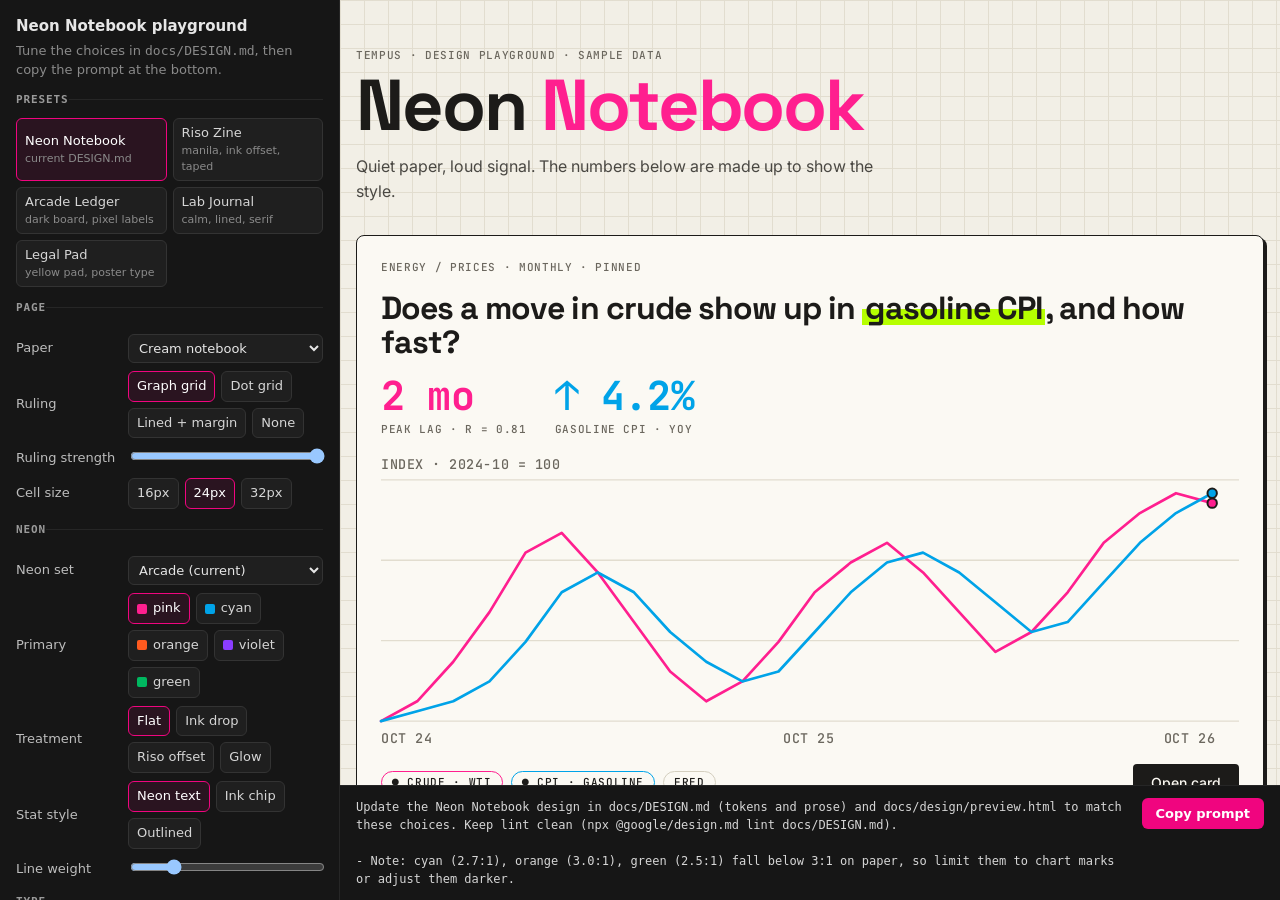
<file: docs/design/playground.html>
<!doctype html>
<html lang="en">
<head>
<meta charset="utf-8">
<meta name="viewport" content="width=device-width, initial-scale=1">
<title>Neon Notebook playground</title>
<!-- Fonts are optional: every stack falls back to system fonts if this fails to load. -->
<link rel="preconnect" href="https://fonts.googleapis.com">
<link rel="preconnect" href="https://fonts.gstatic.com" crossorigin>
<link href="https://fonts.googleapis.com/css2?family=Archivo+Black&family=Bricolage+Grotesque:opsz,wght@12..96,700;12..96,800&family=DM+Mono:wght@500&family=DM+Sans:wght@400;500&family=Fraunces:opsz,wght@9..144,800&family=IBM+Plex+Mono:wght@500;700&family=IBM+Plex+Sans:wght@400;500&family=Inter:wght@400;500&family=JetBrains+Mono:wght@500;700&family=Rubik:wght@800&family=Space+Grotesk:wght@700&family=Space+Mono:wght@400;700&family=Syne:wght@800&family=VT323&family=Work+Sans:wght@400;500&display=swap" rel="stylesheet">
<style>
  :root { color-scheme: dark; }
  * { box-sizing: border-box; }
  html, body { margin: 0; height: 100%; }
  body { background: #121212; color: #e6e6e6; font: 13px/1.45 system-ui, -apple-system, sans-serif;
         display: grid; grid-template-columns: 340px 1fr; }
  /* ---------- controls ---------- */
  aside { border-right: 1px solid #262626; overflow-y: auto; padding: 16px 16px 40px; background: #161616; }
  aside h1 { font-size: 15px; margin: 0 0 4px; }
  aside .sub { color: #8a8a8a; margin: 0 0 14px; }
  fieldset { border: 0; border-top: 1px solid #262626; margin: 0; padding: 12px 0 6px; }
  legend { font: 600 11px ui-monospace, monospace; letter-spacing: .08em; text-transform: uppercase; color: #9a9a9a; padding: 0; }
  .row { display: grid; grid-template-columns: 104px 1fr; align-items: center; gap: 8px; margin: 8px 0; }
  .row label { color: #bdbdbd; }
  select, input[type=range] { width: 100%; }
  select { background: #1f1f1f; color: #e6e6e6; border: 1px solid #333; border-radius: 6px; padding: 5px 6px; font: inherit; }
  .val { font: 11px ui-monospace, monospace; color: #8a8a8a; margin-left: 6px; }
  .opts { display: flex; flex-wrap: wrap; gap: 6px; }
  .opt { background: #1f1f1f; border: 1px solid #333; color: #d6d6d6; border-radius: 6px; padding: 5px 8px; cursor: pointer; font: inherit; }
  .opt:hover { border-color: #555; }
  .opt[aria-pressed=true] { border-color: #f0057f; color: #fff; background: #2a1420; }
  .presets { display: grid; grid-template-columns: 1fr 1fr; gap: 6px; margin-bottom: 8px; }
  .presets .opt { text-align: left; }
  .presets .opt small { display: block; color: #8a8a8a; font-size: 11px; }
  .swatch-opt { display: inline-flex; gap: 2px; vertical-align: middle; margin-right: 6px; }
  .swatch-opt i { width: 10px; height: 10px; border-radius: 2px; display: inline-block; }
  /* ---------- right side ---------- */
  .right { display: grid; grid-template-rows: 1fr auto; min-height: 0; }
  #stage { overflow: auto; min-height: 0; transition: background-color .2s; }
  .prompt-box { border-top: 1px solid #262626; background: #161616; padding: 12px 16px; display: grid; grid-template-columns: 1fr auto; gap: 12px; align-items: start; }
  #prompt { font: 12px/1.5 ui-monospace, monospace; color: #d6d6d6; white-space: pre-wrap; max-height: 150px; overflow: auto; margin: 0; }
  #copy { background: #f0057f; color: #fff; border: 0; border-radius: 6px; padding: 8px 14px; font: 600 13px system-ui; cursor: pointer; min-width: 110px; }
  /* ---------- preview (driven by CSS variables set from state) ---------- */
  .pv { color: var(--ink); font-family: var(--body); font-size: 16px; line-height: 1.55; padding: 48px 16px 64px; min-height: 100%; }
  .pv main { max-width: var(--width); margin: 0 auto; display: grid; gap: 32px; }
  .pv .feed { display: grid; grid-template-columns: repeat(var(--cols), minmax(0, 1fr)); gap: 32px; align-items: start; }
  .pv .label { font: 500 11px/1.4 var(--mono); letter-spacing: .06em; text-transform: uppercase; color: var(--pencil); font-feature-settings: "calt" 0, "liga" 0; }
  .pv .mono-pixel .label { font-size: 15px; letter-spacing: .04em; }
  .pv header h1 { font-family: var(--display); font-weight: var(--display-w); font-size: clamp(44px, 7vw, 72px); line-height: .95; letter-spacing: var(--display-track); margin: 8px 0 14px; }
  .pv header p { color: var(--graphite); max-width: 54ch; margin: 0; }
  .pv .card { position: relative; background: var(--paper); border: 1px solid var(--hairline); border-radius: var(--radius); padding: 24px; display: grid; gap: 16px; }
  .pv .card h2 { font-family: var(--display); font-weight: var(--display-w); font-size: 32px; line-height: 1.06; letter-spacing: var(--display-track); margin: 0; }
  .pv .stats { display: flex; gap: 28px; flex-wrap: wrap; align-items: flex-end; }
  .pv .stat b { display: inline-block; font: 700 40px/1 var(--mono); letter-spacing: -.02em; margin-bottom: 6px; }
  .pv .stat .label { display: block; }
  .pv .notes { font-size: 14px; color: var(--graphite); margin: 0; }
  .pv .foot { display: flex; gap: 8px; flex-wrap: wrap; align-items: center; }
  .pv .chip { font: 500 11px/1 var(--mono); letter-spacing: .06em; text-transform: uppercase; border: 1px solid var(--hairline); border-radius: 9999px; padding: 5px 10px; background: var(--paper); color: var(--ink); }
  .pv .btn { font: 500 14px var(--body); background: var(--ink); color: var(--paper); border: 0; border-radius: 4px; padding: 10px 18px; margin-left: auto; cursor: pointer; }
  .pv .btn:hover { background: var(--s4); color: #fff; }
  .pv svg { width: 100%; height: auto; display: block; overflow: visible; }
  .pv svg text { font: 500 10px var(--mono); fill: var(--pencil); letter-spacing: .04em; }
  .pv .tape { position: absolute; top: -11px; left: 50%; width: 92px; height: 22px; transform: translateX(-50%) rotate(-2.5deg);
              background: color-mix(in srgb, var(--mark) 55%, transparent); border-left: 1px dashed rgba(0,0,0,.08); border-right: 1px dashed rgba(0,0,0,.08); }
  .pv .palette { display: grid; grid-template-columns: repeat(auto-fill, minmax(104px, 1fr)); gap: 8px; }
  .pv .sw { border: 1px solid var(--hairline); border-radius: 8px; overflow: hidden; background: var(--paper); }
  .pv .sw i { display: block; height: 40px; }
  .pv .sw span { display: block; padding: 6px 8px; }
  .pv .sw .ok { color: var(--ink); } .pv .sw .bad { text-decoration: line-through; }
  @media (max-width: 860px) { body { grid-template-columns: 1fr; } aside { border-right: 0; border-bottom: 1px solid #262626; max-height: 45vh; } }
</style>
</head>
<body>
<aside>
  <h1>Neon Notebook playground</h1>
  <p class="sub">Tune the choices in <code>docs/DESIGN.md</code>, then copy the prompt at the bottom.</p>

  <fieldset><legend>Presets</legend><div class="presets" id="presets"></div></fieldset>

  <fieldset><legend>Page</legend>
    <div class="row"><label>Paper</label><select id="canvas"></select></div>
    <div class="row"><label>Ruling</label><div class="opts" data-key="ruling"></div></div>
    <div class="row"><label>Ruling strength</label><div><input type="range" id="rulingStrength" min="0" max="100" step="5"></div></div>
    <div class="row"><label>Cell size</label><div class="opts" data-key="cell"></div></div>
  </fieldset>

  <fieldset><legend>Neon</legend>
    <div class="row"><label>Neon set</label><select id="neon"></select></div>
    <div class="row"><label>Primary</label><div class="opts" data-key="primary"></div></div>
    <div class="row"><label>Treatment</label><div class="opts" data-key="treatment"></div></div>
    <div class="row"><label>Stat style</label><div class="opts" data-key="statStyle"></div></div>
    <div class="row"><label>Line weight</label><div><input type="range" id="lineWidth" min="1.5" max="4" step="0.5"></div></div>
  </fieldset>

  <fieldset><legend>Type</legend>
    <div class="row"><label>Display</label><select id="display"></select></div>
    <div class="row"><label>Mono / labels</label><select id="mono"></select></div>
    <div class="row"><label>Body</label><select id="body"></select></div>
  </fieldset>

  <fieldset><legend>Highlighter</legend>
    <div class="row"><label>Style</label><div class="opts" data-key="markStyle"></div></div>
    <div class="row"><label>Color</label><div class="opts" data-key="markColor"></div></div>
  </fieldset>

  <fieldset><legend>Cards & layout</legend>
    <div class="row"><label>Elevation</label><div class="opts" data-key="elevation"></div></div>
    <div class="row"><label>Corner radius</label><div><input type="range" id="radius" min="0" max="24" step="2"></div></div>
    <div class="row"><label>Feed width</label><div><input type="range" id="width" min="560" max="1200" step="40"></div></div>
    <div class="row"><label>Columns</label><div class="opts" data-key="cols"></div></div>
  </fieldset>
</aside>

<div class="right">
  <div id="stage"><div class="pv" id="pv"></div></div>
  <div class="prompt-box"><pre id="prompt"></pre><button id="copy">Copy prompt</button></div>
</div>

<script>
// ---------- option catalogs ----------
const CANVASES = {
  cream:     { name: 'Cream notebook', canvas: '#f2efe6', paper: '#fbf9f3', grid: '#e2ddcf', hairline: '#d4cfbf', ink: '#1c1b19', graphite: '#4a4843', pencil: '#6b675e' },
  manila:    { name: 'Manila folder',  canvas: '#e9dfc7', paper: '#f6f0e1', grid: '#d7cbb0', hairline: '#cbbd9c', ink: '#22201b', graphite: '#4d473c', pencil: '#665e4d' },
  newsprint: { name: 'Newsprint grey', canvas: '#e7e6e1', paper: '#f7f7f4', grid: '#d6d5ce', hairline: '#c9c8c0', ink: '#1a1a19', graphite: '#474744', pencil: '#63625c' },
  legal:     { name: 'Legal pad',      canvas: '#f6efc6', paper: '#fdf8df', grid: '#bcd3e0', hairline: '#d8cf9f', ink: '#1d1c18', graphite: '#4b4836', pencil: '#625d48' },
  chalk:     { name: 'Chalkboard (dark)', canvas: '#1d1f1c', paper: '#262824', grid: '#30332e', hairline: '#3f423b', ink: '#f1eee4', graphite: '#c4c0b4', pencil: '#a29e92' },
};
const NEONS = {
  highlighter: { name: 'Highlighter', s: ['#f0057f', '#0091d4', '#f04a00', '#6a2cff', '#00a050'], marks: { lime: '#c6ff1a', yellow: '#ffe600', pink: '#ffc2e0' } },
  arcade:      { name: 'Arcade (current)',       s: ['#ff1f8f', '#00a3e8', '#ff5a1f', '#8b3dff', '#00b860'], marks: { lime: '#b6ff00', yellow: '#fff200', pink: '#ffb3dc' } },
  riso:        { name: 'Risograph inks',        s: ['#ff48b0', '#0078bf', '#ff6c2f', '#765ba7', '#00a95c'], marks: { lime: '#d2f53c', yellow: '#ffe800', pink: '#ffc4e4' } },
  synthwave:   { name: 'Synthwave',             s: ['#e4007c', '#008fb3', '#ff7a00', '#9b00e8', '#00a88a'], marks: { lime: '#ccff00', yellow: '#ffd600', pink: '#ffc0f0' } },
  deep:        { name: 'Deep neon (max contrast)', s: ['#c8006a', '#0072b0', '#c73e00', '#5a1fe0', '#008043'], marks: { lime: '#d4ff4d', yellow: '#ffeb3b', pink: '#ffd0e6' } },
};
const NEON_NAMES = ['pink', 'cyan', 'orange', 'violet', 'green'];
const DISPLAY = {
  'Bricolage Grotesque': { w: 800, track: '-0.03em', note: 'chunky, slightly retro grotesque' },
  'Space Grotesk':       { w: 700, track: '-0.03em', note: 'techy grotesque with quirky details' },
  'Syne':                { w: 800, track: '-0.02em', note: 'wide, art-school display' },
  'Fraunces':            { w: 800, track: '-0.02em', note: 'soft, old-style retro serif' },
  'Archivo Black':       { w: 400, track: '-0.02em', note: 'heavy poster grotesque' },
  'Rubik':               { w: 800, track: '-0.02em', note: 'rounded, friendly, arcade-ish' },
};
const MONO = {
  'JetBrains Mono': 'clean developer mono', 'IBM Plex Mono': 'technical, typewriter-adjacent',
  'Space Mono': 'retro geometric mono', 'DM Mono': 'soft, low-contrast mono', 'VT323': 'pixel terminal font',
};
const BODY = { 'Inter': 'neutral workhorse', 'IBM Plex Sans': 'technical, slightly warm', 'DM Sans': 'soft geometric', 'Work Sans': 'friendly grotesque' };

const CHOICES = {
  ruling:    { grid: 'Graph grid', dots: 'Dot grid', lined: 'Lined + margin', none: 'None' },
  cell:      { 16: '16px', 24: '24px', 32: '32px' },
  primary:   { 0: 'pink', 1: 'cyan', 2: 'orange', 3: 'violet', 4: 'green' },
  treatment: { flat: 'Flat', drop: 'Ink drop', misreg: 'Riso offset', glow: 'Glow' },
  statStyle: { text: 'Neon text', chip: 'Ink chip', outline: 'Outlined' },
  markStyle: { block: 'Block', half: 'Lower half', underline: 'Underline', none: 'None' },
  markColor: { lime: 'Lime', yellow: 'Yellow', pink: 'Pink tint' },
  elevation: { flat: 'Flat', pinned: 'Sticker (pinned)', sticker: 'Sticker (all)', tape: 'Taped' },
  cols:      { 1: 'One', 2: 'Two' },
};

const DEFAULTS = {
  canvas: 'cream', ruling: 'grid', rulingStrength: 100, cell: '24',
  neon: 'arcade', primary: '0', treatment: 'flat', statStyle: 'text', lineWidth: 2,
  display: 'Space Grotesk', mono: 'JetBrains Mono', body: 'Inter',
  markStyle: 'half', markColor: 'lime', elevation: 'sticker', radius: 8, width: 960, cols: '1',
};
const PRESETS = {
  'Neon Notebook': { note: 'current DESIGN.md', v: {} },
  'Riso Zine':     { note: 'manila, ink offset, taped', v: { canvas: 'manila', ruling: 'dots', neon: 'riso', treatment: 'misreg', display: 'Space Grotesk', mono: 'Space Mono', markStyle: 'half', markColor: 'yellow', elevation: 'tape', radius: 4 } },
  'Arcade Ledger': { note: 'dark board, pixel labels', v: { canvas: 'chalk', ruling: 'grid', rulingStrength: 70, cell: '16', neon: 'arcade', treatment: 'glow', statStyle: 'text', display: 'Rubik', mono: 'VT323', markStyle: 'underline', elevation: 'sticker', radius: 0, lineWidth: 3 } },
  'Lab Journal':   { note: 'calm, lined, serif', v: { canvas: 'newsprint', ruling: 'lined', rulingStrength: 70, neon: 'deep', display: 'Fraunces', mono: 'IBM Plex Mono', body: 'IBM Plex Sans', markColor: 'yellow', elevation: 'flat', radius: 10, lineWidth: 2 } },
  'Legal Pad':     { note: 'yellow pad, poster type', v: { canvas: 'legal', ruling: 'lined', neon: 'synthwave', primary: '3', treatment: 'drop', statStyle: 'chip', display: 'Archivo Black', mono: 'DM Mono', body: 'DM Sans', markStyle: 'half', elevation: 'pinned', radius: 6, cols: '2', width: 1040 } },
};

let state = { ...DEFAULTS };

// ---------- helpers ----------
const $ = (id) => document.getElementById(id);
function lum(hex) {
  const c = [1, 3, 5].map(i => parseInt(hex.slice(i, i + 2), 16) / 255)
    .map(x => x <= 0.03928 ? x / 12.92 : ((x + 0.055) / 1.055) ** 2.4);
  return 0.2126 * c[0] + 0.7152 * c[1] + 0.0722 * c[2];
}
function contrast(a, b) { const [x, y] = [lum(a), lum(b)].sort((p, q) => q - p); return (x + 0.05) / (y + 0.05); }
function series() {
  // Primary first, the rest keep their catalog order.
  const s = NEONS[state.neon].s, p = +state.primary;
  return [s[p], ...s.filter((_, i) => i !== p)];
}
function seriesNames() { const p = +state.primary; return [NEON_NAMES[p], ...NEON_NAMES.filter((_, i) => i !== p)]; }

// ---------- build controls ----------
function buildControls() {
  const fill = (id, entries) => { $(id).innerHTML = entries.map(([v, t]) => `<option value="${v}">${t}</option>`).join(''); };
  fill('canvas', Object.entries(CANVASES).map(([k, c]) => [k, c.name]));
  fill('neon', Object.entries(NEONS).map(([k, n]) => [k, n.name]));
  fill('display', Object.entries(DISPLAY).map(([k, d]) => [k, `${k} — ${d.note}`]));
  fill('mono', Object.entries(MONO).map(([k, d]) => [k, `${k} — ${d}`]));
  fill('body', Object.entries(BODY).map(([k, d]) => [k, `${k} — ${d}`]));
  ['canvas', 'neon', 'display', 'mono', 'body'].forEach(id => $(id).addEventListener('change', e => set(id, e.target.value)));
  ['rulingStrength', 'lineWidth', 'radius', 'width'].forEach(id => $(id).addEventListener('input', e => set(id, +e.target.value)));
  document.querySelectorAll('.opts[data-key]').forEach(box => {
    const key = box.dataset.key;
    box.innerHTML = Object.entries(CHOICES[key]).map(([v, t]) => `<button class="opt" data-v="${v}">${t}</button>`).join('');
    box.addEventListener('click', e => { const b = e.target.closest('.opt'); if (b) set(key, b.dataset.v); });
  });
  $('presets').innerHTML = Object.entries(PRESETS).map(([k, p]) => `<button class="opt" data-p="${k}">${k}<small>${p.note}</small></button>`).join('');
  $('presets').addEventListener('click', e => {
    const b = e.target.closest('.opt'); if (!b) return;
    state = { ...DEFAULTS, ...PRESETS[b.dataset.p].v }; updateAll();
  });
}
function set(key, v) { state[key] = v; updateAll(); }

function syncControls() {
  ['canvas', 'neon', 'display', 'mono', 'body', 'rulingStrength', 'lineWidth', 'radius', 'width'].forEach(id => { $(id).value = state[id]; });
  document.querySelectorAll('.opts[data-key]').forEach(box => {
    box.querySelectorAll('.opt').forEach(b => b.setAttribute('aria-pressed', String(b.dataset.v === String(state[box.dataset.key]))));
  });
  // Show the actual neon colors on the primary buttons.
  document.querySelectorAll('.opts[data-key=primary] .opt').forEach((b, i) => {
    b.innerHTML = `<span class="swatch-opt"><i style="background:${NEONS[state.neon].s[i]}"></i></span>${NEON_NAMES[i]}`;
  });
  document.querySelectorAll('.opts[data-key=markColor] .opt').forEach(b => {
    b.innerHTML = `<span class="swatch-opt"><i style="background:${NEONS[state.neon].marks[b.dataset.v]}"></i></span>${CHOICES.markColor[b.dataset.v]}`;
  });
  const match = Object.entries(PRESETS).find(([, p]) => Object.keys(DEFAULTS).every(k => String({ ...DEFAULTS, ...p.v }[k]) === String(state[k])));
  document.querySelectorAll('#presets .opt').forEach(b => b.setAttribute('aria-pressed', String(!!match && b.dataset.p === match[0])));
}

// ---------- preview ----------
function rulingCSS(c) {
  const g = `color-mix(in srgb, ${c.grid} ${state.rulingStrength}%, transparent)`, n = +state.cell;
  if (state.ruling === 'grid') return { image: `linear-gradient(${g} 1px, transparent 1px), linear-gradient(90deg, ${g} 1px, transparent 1px)`, size: `${n}px ${n}px` };
  if (state.ruling === 'dots') return { image: `radial-gradient(circle, ${g} 1.4px, transparent 1.6px)`, size: `${n}px ${n}px` };
  if (state.ruling === 'lined') {
    const margin = `color-mix(in srgb, #e0607e ${Math.max(state.rulingStrength - 30, 15)}%, transparent)`;
    return { image: `linear-gradient(90deg, transparent 47px, ${margin} 47px, ${margin} 49px, transparent 49px), linear-gradient(${g} 1px, transparent 1px)`, size: `100% 100%, 100% ${n}px` };
  }
  return { image: 'none', size: 'auto' };
}
function neonStyle(color) {
  const c = CANVASES[state.canvas], s = series();
  switch (state.treatment) {
    case 'drop':   return `color:${color};text-shadow:2px 2px 0 ${c.ink}`;
    case 'misreg': return `color:${color};text-shadow:3px 2px 0 color-mix(in srgb, ${s[1]} 70%, transparent);mix-blend-mode:${state.canvas === 'chalk' ? 'normal' : 'multiply'}`;
    case 'glow':   return `color:${color};text-shadow:0 0 10px color-mix(in srgb, ${color} 70%, transparent), 0 0 2px ${color}`;
    default:       return `color:${color}`;
  }
}
function statHTML(value, color, label) {
  const c = CANVASES[state.canvas];
  let style = neonStyle(color);
  if (state.statStyle === 'chip') style = `color:${color};background:${state.canvas === 'chalk' ? '#0e0f0d' : c.ink};padding:6px 10px;border-radius:6px`;
  if (state.statStyle === 'outline') style = `color:${color};border:2px solid ${color};padding:5px 9px;border-radius:6px`;
  return `<div class="stat"><b style="${style}">${value}</b><span class="label">${label}</span></div>`;
}
function markHTML(text) {
  const m = NEONS[state.neon].marks[state.markColor];
  if (state.markStyle === 'none') return text;
  if (state.markStyle === 'half') return `<span style="background:linear-gradient(transparent 52%, ${m} 52%, ${m} 92%, transparent 92%);padding:0 .1em;color:inherit">${text}</span>`;
  if (state.markStyle === 'underline') return `<span style="text-decoration:underline;text-decoration-color:${series()[0]};text-decoration-thickness:.14em;text-underline-offset:.12em">${text}</span>`;
  return `<span style="background:${m};color:#1c1b19;border-radius:4px;padding:0 .12em;-webkit-box-decoration-break:clone;box-decoration-break:clone">${text}</span>`;
}
function linePath(pts, w, h) {
  const max = Math.max(...pts), min = Math.min(...pts);
  return pts.map((v, i) => `${(i / (pts.length - 1) * w).toFixed(1)},${(h - 20 - (v - min) / (max - min) * (h - 50)).toFixed(1)}`).join(' ');
}
function cardShadow(pinned) {
  const c = CANVASES[state.canvas];
  if (state.elevation === 'sticker' || (state.elevation === 'pinned' && pinned)) return `border-color:${c.ink};box-shadow:3px 3px 0 ${c.ink}`;
  return '';
}
const CRUDE = [62, 64, 68, 73, 79, 81, 77, 72, 67, 64, 66, 70, 75, 78, 80, 77, 73, 69, 71, 75, 80, 83, 85, 84];
const GAS   = [58, 59, 60, 62, 66, 71, 73, 71, 67, 64, 62, 63, 67, 71, 74, 75, 73, 70, 67, 68, 72, 76, 79, 81];
const BARS  = [8, 14, 4, 20, 28, 24, 40, 50, 46, 64, 80, 96];

function renderPreview() {
  const c = CANVASES[state.canvas], s = series(), names = seriesNames(), d = DISPLAY[state.display];
  const pv = $('pv'), r = rulingCSS(c), lw = state.lineWidth;
  const marks = NEONS[state.neon].marks;
  Object.entries({
    '--canvas': c.canvas, '--paper': c.paper, '--hairline': c.hairline, '--ink': c.ink, '--graphite': c.graphite, '--pencil': c.pencil,
    '--s4': s[3], '--mark': marks[state.markColor],
    '--display': `"${state.display}", system-ui, sans-serif`, '--display-w': d.w, '--display-track': d.track,
    '--mono': `"${state.mono}", ui-monospace, monospace`, '--body': `"${state.body}", system-ui, sans-serif`,
    '--radius': state.radius + 'px', '--width': state.width + 'px', '--cols': state.cols,
  }).forEach(([k, v]) => pv.style.setProperty(k, v));
  $('stage').style.backgroundColor = c.canvas;
  pv.style.backgroundImage = r.image; pv.style.backgroundSize = r.size;
  pv.classList.toggle('mono-pixel', state.mono === 'VT323');
  const tape = state.elevation === 'tape' ? '<div class="tape"></div>' : '';
  const lines = [[CRUDE, s[0]], [GAS, s[1]]];

  pv.innerHTML = `<main>
    <header>
      <div class="label">tempus · design playground · sample data</div>
      <h1>Neon <span style="${neonStyle(s[0])}">Notebook</span></h1>
      <p>Quiet paper, loud signal. The numbers below are made up to show the style.</p>
    </header>
    <div class="feed">
      <article class="card" style="${cardShadow(true)}">${tape}
        <div class="label">Energy / Prices · Monthly · Pinned</div>
        <h2>Does a move in crude show up in ${markHTML('gasoline CPI')}, and how fast?</h2>
        <div class="stats">${statHTML('2 mo', s[0], 'peak lag · r = 0.81')}${statHTML('↑ 4.2%', s[1], `gasoline cpi · yoy`)}</div>
        <svg viewBox="0 0 640 220" role="img" aria-label="Sample line chart">
          <g stroke="${c.grid}" stroke-width="1">${[20, 80, 140, 200].map(y => `<line x1="0" x2="640" y1="${y}" y2="${y}"/>`).join('')}</g>
          ${lines.map(([p, col]) => `<polyline fill="none" stroke="${col}" stroke-width="${lw}" stroke-linejoin="round" stroke-linecap="round" points="${linePath(p, 620, 220)}"${state.treatment === 'glow' ? ` style="filter:drop-shadow(0 0 4px ${col})"` : ''}/>`).join('')}
          ${lines.map(([p, col]) => { const last = linePath(p, 620, 220).split(' ').pop().split(','); return `<circle cx="${last[0]}" cy="${last[1]}" r="${lw + 1.5}" fill="${col}" stroke="${c.ink}" stroke-width="1.5"/>`; }).join('')}
          <text x="0" y="216">OCT 24</text><text x="300" y="216">OCT 25</text><text x="584" y="216">OCT 26</text><text x="0" y="12">INDEX · 2024-10 = 100</text>
        </svg>
        <div class="foot"><span class="chip" style="border-color:${s[0]}">● crude · wti</span><span class="chip" style="border-color:${s[1]}">● cpi · gasoline</span><span class="chip">fred</span><button class="btn">Open card</button></div>
      </article>
      <article class="card" style="${cardShadow(false)}">${state.elevation === 'tape' ? '<div class="tape" style="transform:translateX(-50%) rotate(2deg)"></div>' : ''}
        <div class="label">Food / Prices · Monthly</div>
        <h2>Is the coffee spike reaching ${markHTML('the grocery shelf')} yet?</h2>
        <div class="stats">${statHTML('↑ 38%', s[2], 'arabica · 12 mo')}${statHTML('↑ 6.1%', s[3], 'cpi · coffee · 12 mo')}</div>
        <svg viewBox="0 0 640 150" role="img" aria-label="Sample bar chart">
          <line x1="0" x2="640" y1="120" y2="120" stroke="${c.hairline}"/>
          ${BARS.map((v, i) => `<rect x="${8 + i * 52}" y="${120 - v}" width="36" height="${v}" rx="2" fill="${i === BARS.length - 1 ? s[2] : s[3]}"/>`).join('')}
          <text x="0" y="140">NOV</text><text x="580" y="140">OCT</text><text x="0" y="12">M/M CHANGE · BPS</text>
        </svg>
        <p class="notes">Pass-through usually takes six to nine months. The latest bar is the largest monthly move in the sample.</p>
        <div class="foot"><span class="chip">fred</span><span class="chip">bls</span></div>
      </article>
    </div>
    <section class="card">
      <div class="label">Palette · contrast vs paper (≥ 3:1 needed for large type and chart lines)</div>
      <div class="palette">
        ${s.map((col, i) => { const r = contrast(col, c.paper); return `<div class="sw"><i style="background:${col}"></i><span class="label ${r >= 3 ? 'ok' : 'bad'}">${i === 0 ? 'primary · ' : ''}${names[i]} ${r.toFixed(1)}</span></div>`; }).join('')}
        ${Object.entries(marks).map(([k, col]) => `<div class="sw"><i style="background:${col}"></i><span class="label">${k} mark · ink ${contrast(col, '#1c1b19').toFixed(1)}</span></div>`).join('')}
      </div>
    </section>
  </main>`;
}

// ---------- prompt ----------
function updatePrompt() {
  const c = CANVASES[state.canvas], s = series(), names = seriesNames(), changed = k => String(state[k]) !== String(DEFAULTS[k]);
  const parts = [];
  if (changed('canvas')) parts.push(`Switch the paper to "${c.name}": canvas ${c.canvas}, paper ${c.paper}, grid ${c.grid}, hairline ${c.hairline}, ink ${c.ink}, graphite ${c.graphite}, pencil ${c.pencil}.${state.canvas === 'chalk' ? ' This makes the theme dark, so ink becomes the light text color.' : ''}`);
  if (changed('ruling') || changed('rulingStrength') || changed('cell')) {
    const kind = { grid: 'a graph-paper grid', dots: 'a dot grid', lined: 'ruled lines with a red margin line', none: 'no ruling' }[state.ruling];
    const str = state.rulingStrength >= 90 ? 'at full strength' : state.rulingStrength >= 50 ? `softened to about ${state.rulingStrength}%` : `very faint (about ${state.rulingStrength}%)`;
    parts.push(state.ruling === 'none' ? 'Remove the canvas ruling and leave the page plain.' : `Use ${kind} on the canvas, ${state.cell}px apart, ${str}.`);
  }
  if (changed('neon') || changed('primary')) parts.push(`Use the "${NEONS[state.neon].name}" neon set with series order ${s.map((col, i) => `${names[i]} ${col}`).join(', ')}; ${names[0]} (${s[0]}) is the primary color.`);
  if (changed('neon') || changed('markColor')) parts.push(`Highlighter marks use ${state.markColor} ${NEONS[state.neon].marks[state.markColor]}.`);
  const low = s.map((col, i) => [names[i], contrast(col, c.paper)]).filter(([, r]) => r < 3);
  if (low.length) parts.push(`Note: ${low.map(([n, r]) => `${n} (${r.toFixed(1)}:1)`).join(', ')} fall below 3:1 on paper, so limit them to chart marks or adjust them darker.`);
  if (changed('treatment')) parts.push({ drop: 'Give neon display type and stat figures a hard 2px ink drop shadow.', misreg: 'Give neon type a riso-style misregistration: a 3px offset shadow in the second neon, multiplied.', glow: 'Give neon type and chart lines a soft glow (this reverses the current "no glows" rule in Do\'s and Don\'ts).', flat: 'Keep neon type flat.' }[state.treatment]);
  if (changed('statStyle')) parts.push(state.statStyle === 'chip' ? 'Set stat figures as neon text on a small ink chip (6px radius).' : 'Set stat figures as neon text inside a 2px neon outline box.');
  if (changed('lineWidth')) parts.push(`Chart lines are ${state.lineWidth}px${state.lineWidth > 2.5 ? ', heavier and more marker-like' : ', finer and more pen-like'}.`);
  if (changed('display')) parts.push(`Change the display face to ${state.display} (${DISPLAY[state.display].note}), weight ${DISPLAY[state.display].w}, tracking ${DISPLAY[state.display].track}.`);
  if (changed('mono')) parts.push(`Change the mono/label face to ${state.mono} (${MONO[state.mono]})${state.mono === 'VT323' ? '; it runs small, so bump labels to about 15px and use it only for labels, not stat figures' : ''}.`);
  if (changed('body')) parts.push(`Change the body face to ${state.body} (${BODY[state.body]}).`);
  if (changed('markStyle')) parts.push({ half: 'Draw the highlighter across the lower half of the phrase only, like a quick marker swipe.', underline: 'Replace the highlighter fill with a thick primary-neon underline.', none: 'Drop the highlighter on card questions.', block: 'Use a full block highlighter.' }[state.markStyle]);
  if (changed('elevation')) parts.push({ flat: 'Make every card flat, including pinned ones (no sticker shadow).', sticker: 'Give every card the hard 3px ink sticker shadow, not just pinned ones.', tape: 'Instead of shadows, pin cards with a translucent strip of highlighter-colored tape across the top edge.', pinned: 'Use the sticker shadow on pinned cards only.' }[state.elevation]);
  if (changed('radius')) parts.push(`Card corner radius ${state.radius}px${state.radius === 0 ? ' (square, ledger-like)' : state.radius < 10 ? ' (crisp)' : ' (soft)'}.`);
  if (changed('width') || changed('cols')) parts.push(`Feed is ${state.cols === '2' ? 'two columns' : 'one column'} with a ${state.width}px max width.`);

  const intro = 'Update the Neon Notebook design in docs/DESIGN.md (tokens and prose) and docs/design/preview.html to match these choices. Keep lint clean (npx @google/design.md lint docs/DESIGN.md).';
  $('prompt').textContent = parts.length ? `${intro}\n\n- ${parts.join('\n- ')}` : 'No changes yet. The controls match the current docs/DESIGN.md. Adjust something or pick a preset.';
}

function updateAll() { syncControls(); renderPreview(); updatePrompt(); }

$('copy').addEventListener('click', async () => {
  try { await navigator.clipboard.writeText($('prompt').textContent); $('copy').textContent = 'Copied!'; }
  catch { $('copy').textContent = 'Select & copy'; }
  setTimeout(() => { $('copy').textContent = 'Copy prompt'; }, 1400);
});

buildControls();
updateAll();
</script>
</body>
</html>
</file>
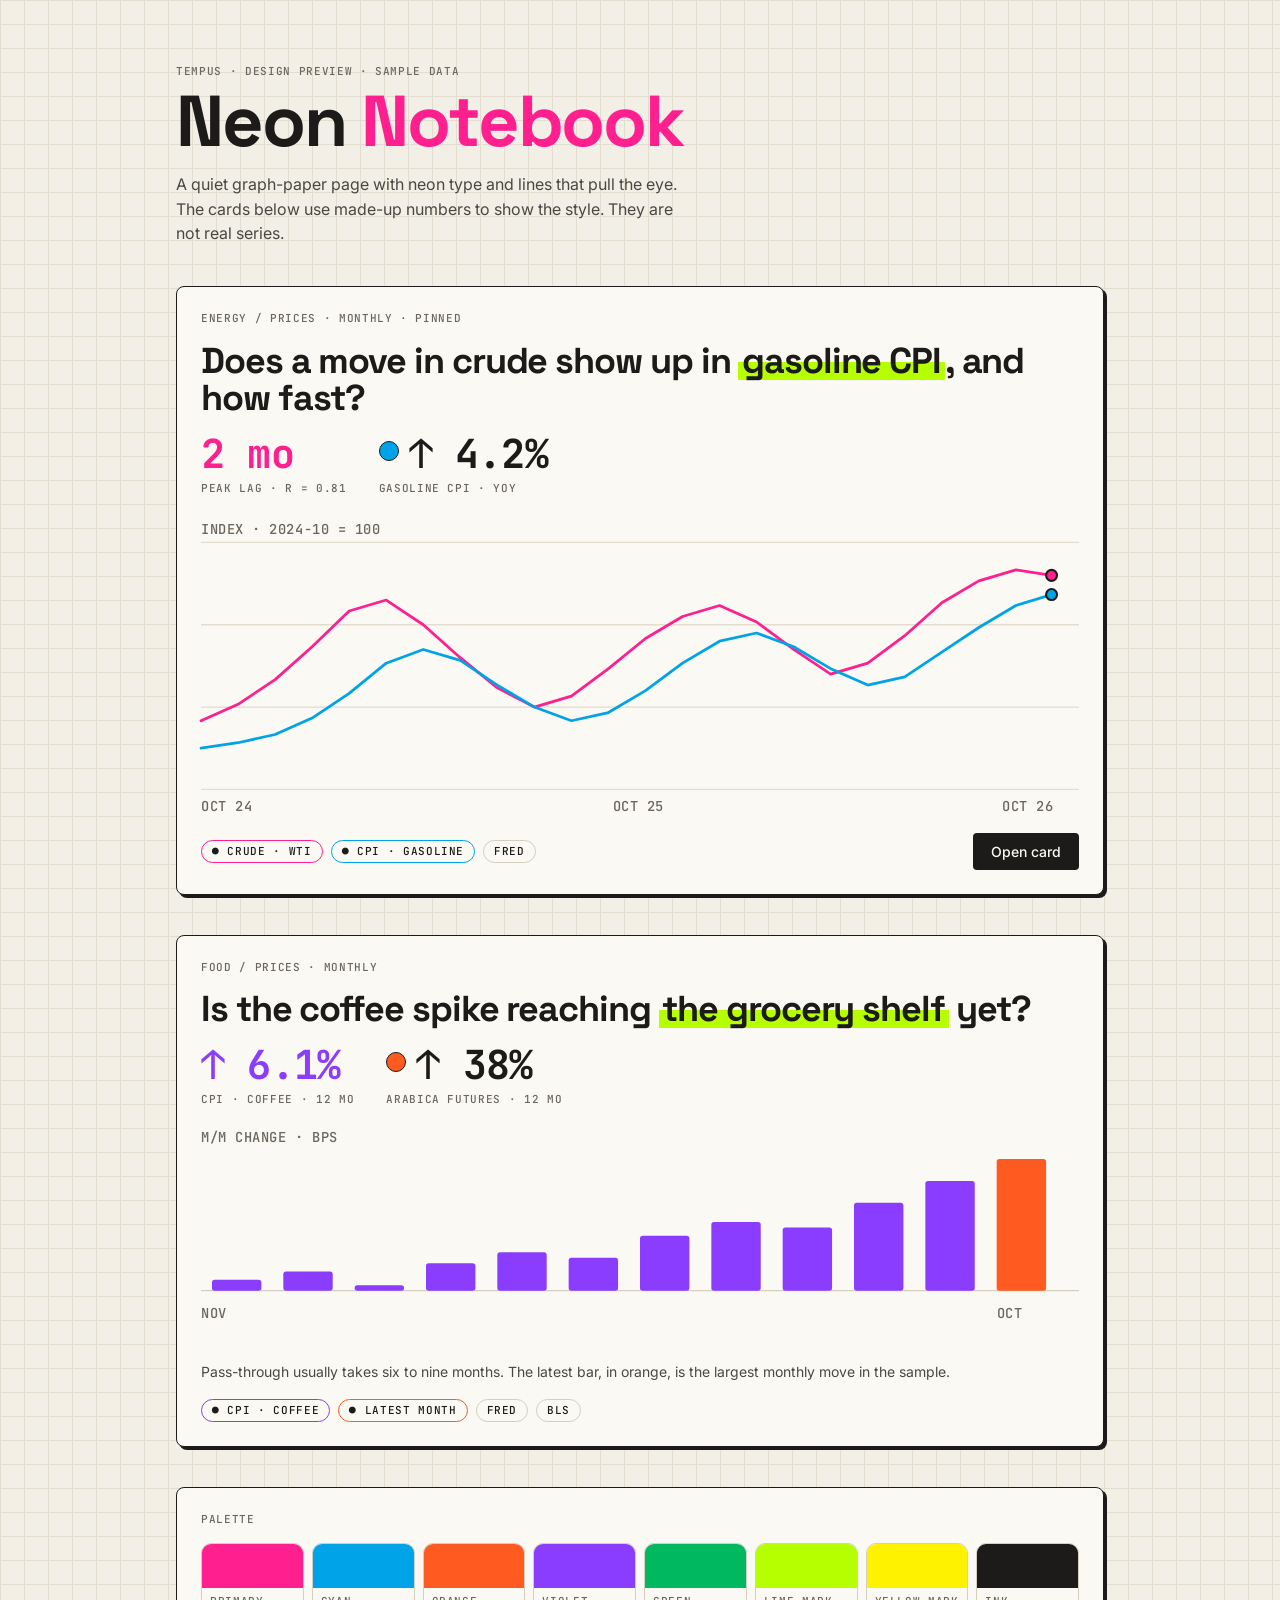
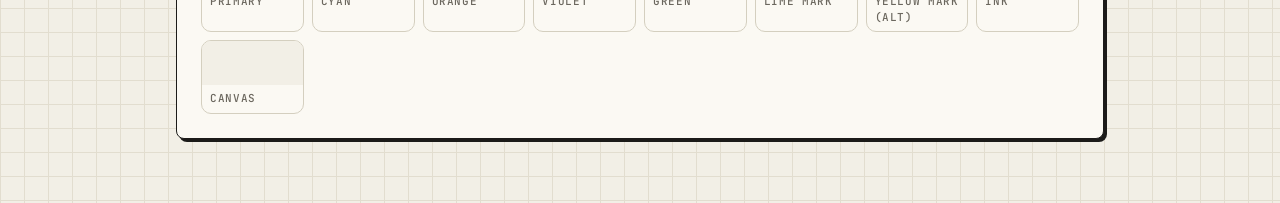
<file: docs/design/preview.html>
<!doctype html>
<html lang="en">
<head>
<meta charset="utf-8">
<meta name="viewport" content="width=device-width, initial-scale=1">
<title>Neon Notebook preview</title>
<link rel="preconnect" href="https://fonts.googleapis.com">
<link rel="preconnect" href="https://fonts.gstatic.com" crossorigin>
<link href="https://fonts.googleapis.com/css2?family=Space+Grotesk:wght@600;700&family=Inter:wght@400;500&family=JetBrains+Mono:wght@500;700&display=swap" rel="stylesheet">
<style>
  /* Tokens mirror docs/DESIGN.md */
  :root {
    --canvas: #f2efe6; --paper: #fbf9f3; --grid: #e2ddcf; --hairline: #d4cfbf;
    --ink: #1c1b19; --graphite: #4a4843; --pencil: #6b675e;
    --pink: #ff1f8f; --orange: #ff5a1f; --violet: #8b3dff; --cyan: #00a3e8; --green: #00b860;
    --lime: #b6ff00; --yellow: #fff200;
    --display: "Space Grotesk", system-ui, sans-serif;
    --body: Inter, system-ui, sans-serif;
    --mono: "JetBrains Mono", ui-monospace, monospace;
  }
  * { box-sizing: border-box; }
  body {
    margin: 0; color: var(--ink); font: 400 16px/1.55 var(--body);
    background-color: var(--canvas);
    background-image:
      linear-gradient(var(--grid) 1px, transparent 1px),
      linear-gradient(90deg, var(--grid) 1px, transparent 1px);
    background-size: 24px 24px;
  }
  main { max-width: 960px; margin: 0 auto; padding: 64px 16px; display: grid; gap: 40px; }
  .label { font: 500 11px/1.4 var(--mono); letter-spacing: .06em; text-transform: uppercase;
           color: var(--pencil); font-feature-settings: "calt" 0, "liga" 0; }
  header h1 { font: 700 72px/.95 var(--display); letter-spacing: -.03em; margin: 8px 0 16px; }
  header h1 .neon { color: var(--pink); }
  header p { color: var(--graphite); max-width: 52ch; margin: 0; }
  .card { background: var(--paper); border: 1px solid var(--ink); border-radius: 8px;
          box-shadow: 3px 3px 0 var(--ink); padding: 24px; display: grid; gap: 16px; }
  .card h2 { font: 700 36px/1.05 var(--display); letter-spacing: -.03em; margin: 0; }
  /* Lower-half marker swipe */
  mark { background: linear-gradient(transparent 52%, var(--lime) 52%, var(--lime) 92%, transparent 92%);
         color: var(--ink); padding: 0 .1em; -webkit-box-decoration-break: clone; box-decoration-break: clone; }
  .dot { display: inline-block; width: .5em; height: .5em; border-radius: 50%; margin-right: .25em;
         vertical-align: .18em; border: 1.5px solid var(--ink); }
  .stats { display: flex; gap: 32px; flex-wrap: wrap; align-items: baseline; }
  .stat b { display: block; font: 700 40px/1 var(--mono); letter-spacing: -.02em; }
  .notes { font-size: 14px; color: var(--graphite); margin: 0; }
  .foot { display: flex; gap: 8px; flex-wrap: wrap; align-items: center; }
  .chip { font: 500 11px/1 var(--mono); letter-spacing: .06em; text-transform: uppercase;
          border: 1px solid var(--hairline); border-radius: 9999px; padding: 5px 10px; background: var(--paper); }
  .btn { font: 500 14px var(--body); background: var(--ink); color: var(--paper); border: 0;
         border-radius: 4px; padding: 10px 18px; cursor: pointer; margin-left: auto; }
  .btn:hover { background: var(--violet); }
  svg { width: 100%; height: auto; display: block; overflow: visible; }
  svg text { font: 500 10px var(--mono); fill: var(--pencil); letter-spacing: .04em; }
  .swatches { display: grid; grid-template-columns: repeat(auto-fill, minmax(96px, 1fr)); gap: 8px; }
  .sw { border: 1px solid var(--hairline); border-radius: 10px; overflow: hidden; background: var(--paper); }
  .sw i { display: block; height: 44px; }
  .sw span { display: block; padding: 6px 8px; }
  @media (max-width: 560px) { header h1 { font-size: 48px; } .card h2 { font-size: 28px; } }
</style>
</head>
<body>
<main>
  <header>
    <div class="label">tempus · design preview · sample data</div>
    <h1>Neon <span class="neon">Notebook</span></h1>
    <p>A quiet graph-paper page with neon type and lines that pull the eye. The cards below use made-up numbers to show the style. They are not real series.</p>
  </header>

  <article class="card">
    <div class="label">Energy / Prices · Monthly · Pinned</div>
    <h2>Does a move in crude show up in <mark>gasoline CPI</mark>, and how fast?</h2>
    <div class="stats">
      <div class="stat"><b style="color:var(--pink)">2 mo</b><span class="label">peak lag · r = 0.81</span></div>
      <div class="stat"><b><span class="dot" style="background:var(--cyan)"></span>↑ 4.2%</b><span class="label">gasoline cpi · yoy</span></div>
    </div>
    <svg viewBox="0 0 640 220" role="img" aria-label="Sample chart: crude and gasoline CPI indexes over 24 months">
      <g stroke="var(--grid)" stroke-width="1">
        <line x1="0" x2="640" y1="20" y2="20"/><line x1="0" x2="640" y1="80" y2="80"/>
        <line x1="0" x2="640" y1="140" y2="140"/><line x1="0" x2="640" y1="200" y2="200"/>
      </g>
      <polyline fill="none" stroke="var(--pink)" stroke-width="2" stroke-linejoin="round" stroke-linecap="round"
        points="0,150 27,138 54,120 81,96 108,70 135,62 162,80 189,104 216,126 243,140 270,132 297,112 324,90 351,74 378,66 405,78 432,98 459,116 486,108 513,88 540,64 567,48 594,40 620,44"/>
      <polyline fill="none" stroke="var(--cyan)" stroke-width="2" stroke-linejoin="round" stroke-linecap="round"
        points="0,170 27,166 54,160 81,148 108,130 135,108 162,98 189,106 216,124 243,140 270,150 297,144 324,128 351,108 378,92 405,86 432,96 459,112 486,124 513,118 540,100 567,82 594,66 620,58"/>
      <circle cx="620" cy="44" r="4" fill="var(--pink)" stroke="var(--ink)" stroke-width="1.5"/>
      <circle cx="620" cy="58" r="4" fill="var(--cyan)" stroke="var(--ink)" stroke-width="1.5"/>
      <text x="0" y="216">OCT 24</text><text x="300" y="216">OCT 25</text><text x="584" y="216">OCT 26</text>
      <text x="0" y="14">INDEX · 2024-10 = 100</text>
    </svg>
    <div class="foot">
      <span class="chip" style="border-color:var(--pink)">● crude · wti</span>
      <span class="chip" style="border-color:var(--cyan)">● cpi · gasoline</span>
      <span class="chip">fred</span>
      <button class="btn">Open card</button>
    </div>
  </article>

  <article class="card">
    <div class="label">Food / Prices · Monthly</div>
    <h2>Is the coffee spike reaching <mark>the grocery shelf</mark> yet?</h2>
    <div class="stats">
      <div class="stat"><b style="color:var(--violet)">↑ 6.1%</b><span class="label">cpi · coffee · 12 mo</span></div>
      <div class="stat"><b><span class="dot" style="background:var(--orange)"></span>↑ 38%</b><span class="label">arabica futures · 12 mo</span></div>
    </div>
    <svg viewBox="0 0 640 160" role="img" aria-label="Sample bar chart: monthly change in coffee CPI">
      <line x1="0" x2="640" y1="120" y2="120" stroke="var(--hairline)"/>
      <g fill="var(--violet)">
        <rect x="8" y="112" width="36" height="8" rx="2"/><rect x="60" y="106" width="36" height="14" rx="2"/>
        <rect x="112" y="116" width="36" height="4" rx="2"/><rect x="164" y="100" width="36" height="20" rx="2"/>
        <rect x="216" y="92" width="36" height="28" rx="2"/><rect x="268" y="96" width="36" height="24" rx="2"/>
        <rect x="320" y="80" width="36" height="40" rx="2"/><rect x="372" y="70" width="36" height="50" rx="2"/>
        <rect x="424" y="74" width="36" height="46" rx="2"/><rect x="476" y="56" width="36" height="64" rx="2"/>
        <rect x="528" y="40" width="36" height="80" rx="2"/>
      </g>
      <rect x="580" y="24" width="36" height="96" rx="2" fill="var(--orange)"/>
      <text x="0" y="140">NOV</text><text x="580" y="140">OCT</text><text x="0" y="12">M/M CHANGE · BPS</text>
    </svg>
    <p class="notes">Pass-through usually takes six to nine months. The latest bar, in orange, is the largest monthly move in the sample.</p>
    <div class="foot"><span class="chip" style="border-color:var(--violet)">● cpi · coffee</span><span class="chip" style="border-color:var(--orange)">● latest month</span><span class="chip">fred</span><span class="chip">bls</span></div>
  </article>

  <section class="card">
    <div class="label">Palette</div>
    <div class="swatches">
      <div class="sw"><i style="background:var(--pink)"></i><span class="label">primary</span></div>
      <div class="sw"><i style="background:var(--cyan)"></i><span class="label">cyan</span></div>
      <div class="sw"><i style="background:var(--orange)"></i><span class="label">orange</span></div>
      <div class="sw"><i style="background:var(--violet)"></i><span class="label">violet</span></div>
      <div class="sw"><i style="background:var(--green)"></i><span class="label">green</span></div>
      <div class="sw"><i style="background:var(--lime)"></i><span class="label">lime mark</span></div>
      <div class="sw"><i style="background:var(--yellow)"></i><span class="label">yellow mark (alt)</span></div>
      <div class="sw"><i style="background:var(--ink)"></i><span class="label">ink</span></div>
      <div class="sw"><i style="background:var(--canvas)"></i><span class="label">canvas</span></div>
    </div>
  </section>
</main>
</body>
</html>
</file>
